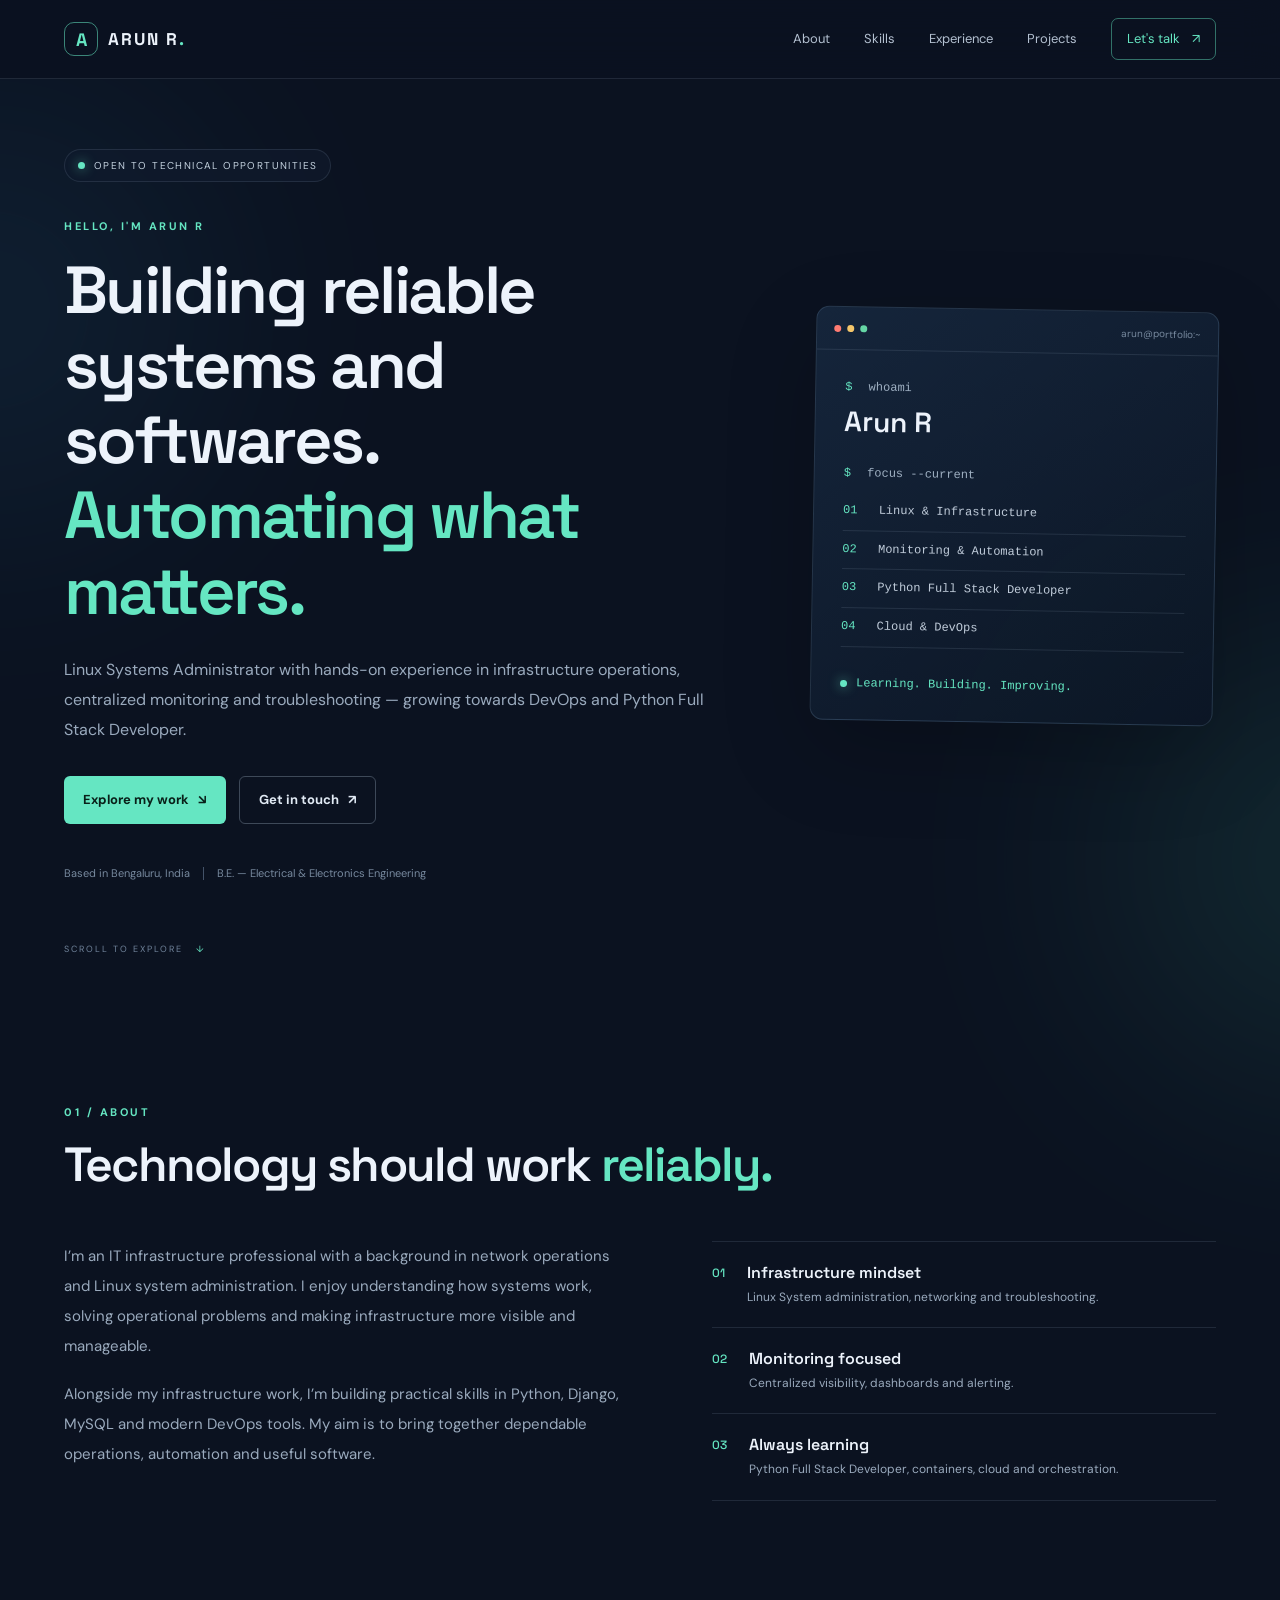
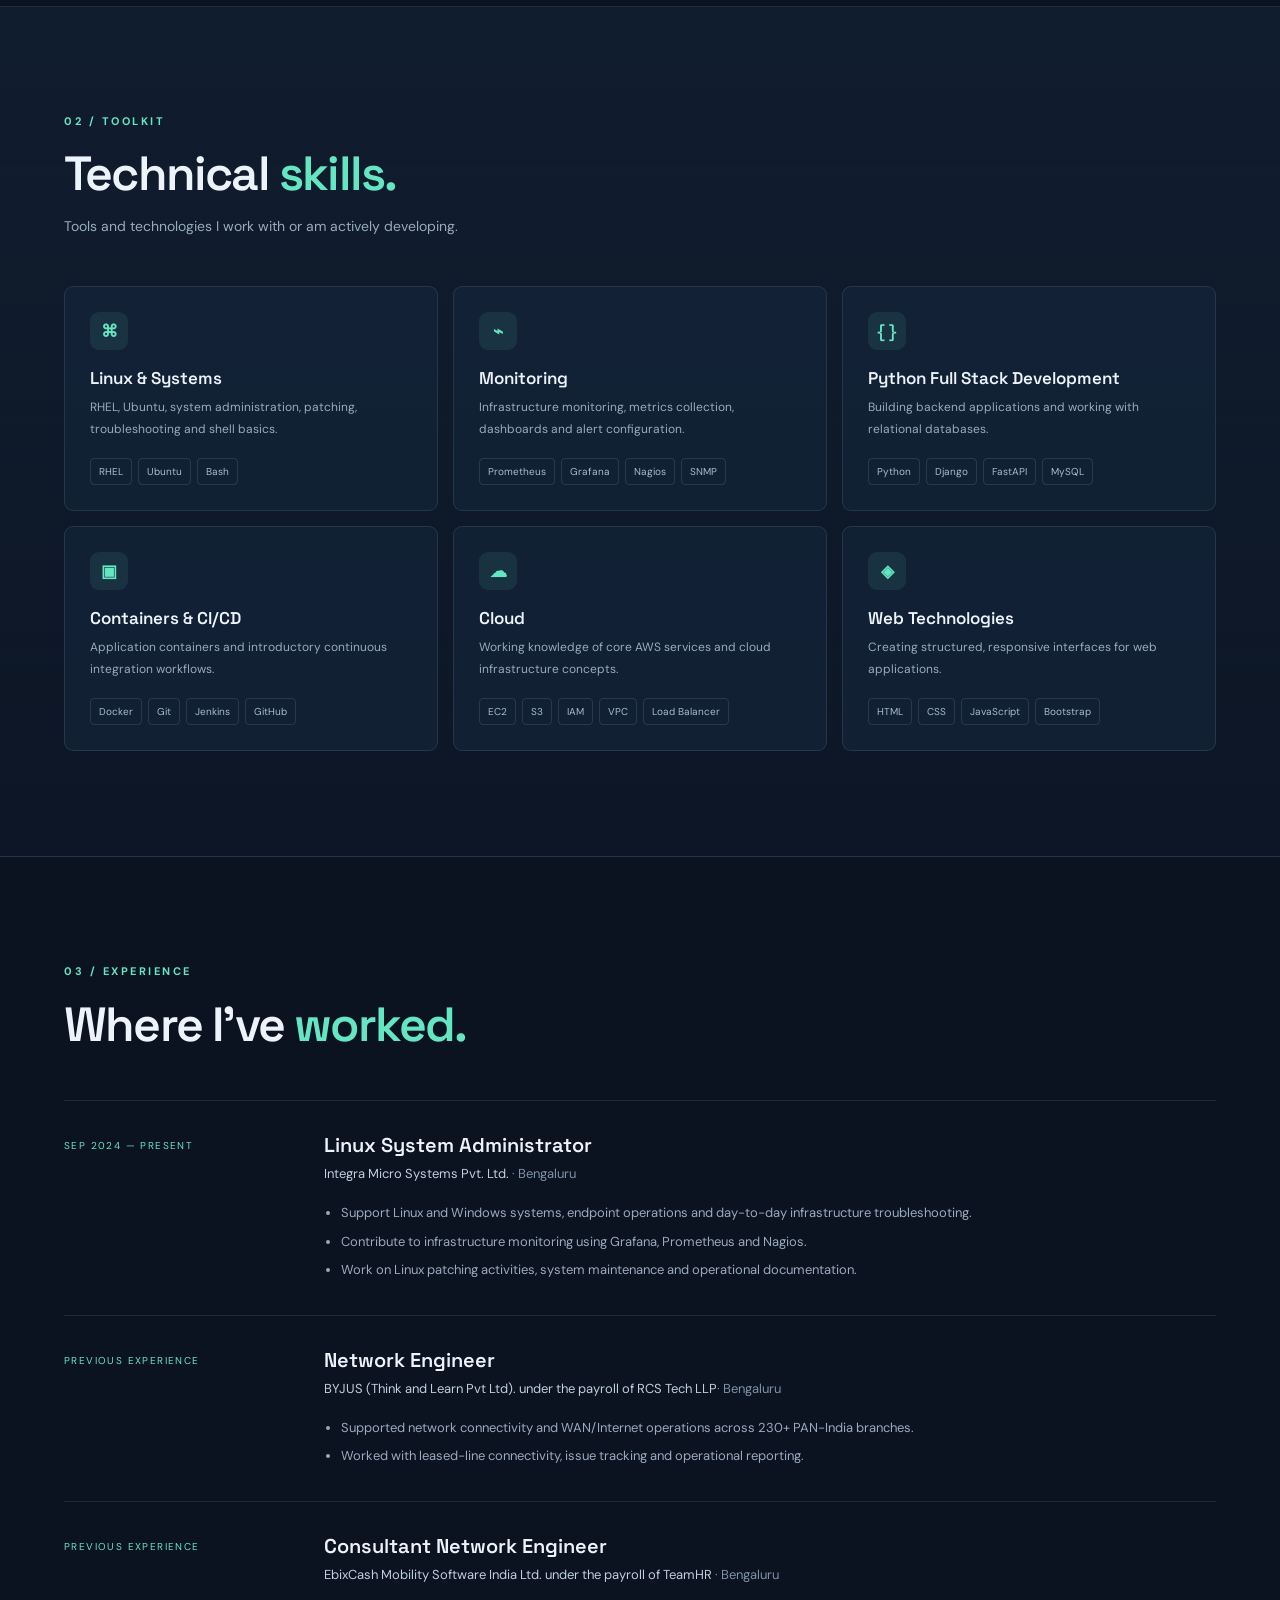
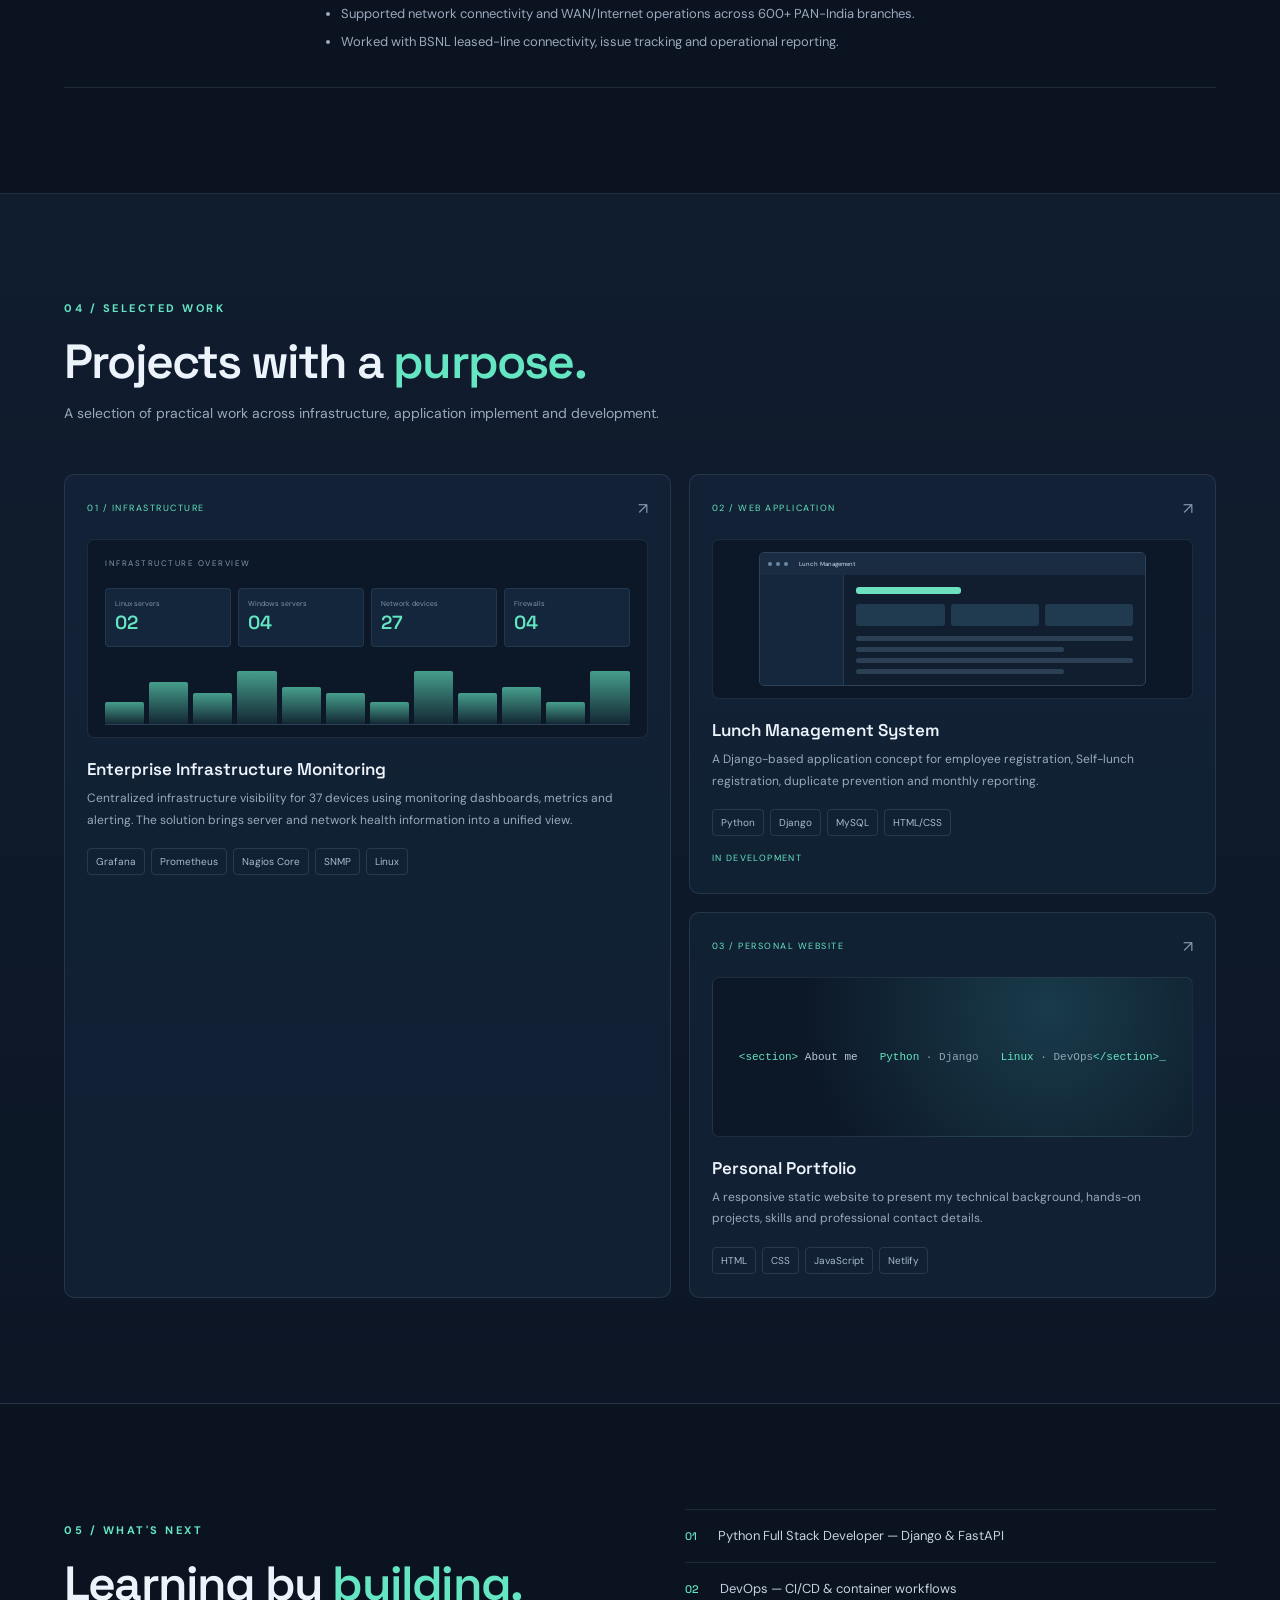
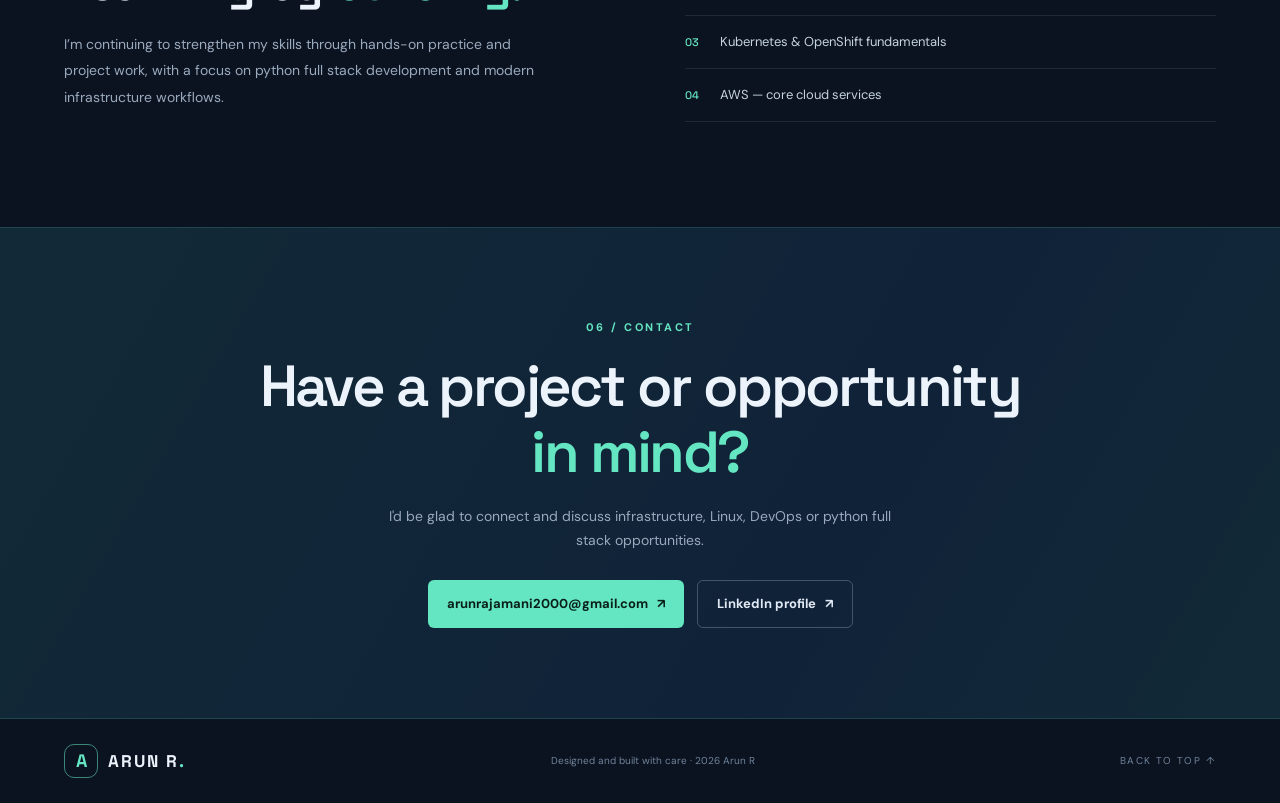
<file: frontend/index.html>
<!DOCTYPE html>
<html lang="en">
<head>
  <meta charset="UTF-8">
  <meta name="viewport" content="width=device-width, initial-scale=1.0">
  <meta name="google-site-verification" content="L08h5LwNkx872aeREBcly6Sm4Ws1J27nX_LkccabvCs">
  <meta name="description" content="Arun R — Linux Systems Administrator and aspiring DevOps and Python Full Stack Developer. Explore infrastructure monitoring, Linux, cloud and web development projects.">
  <meta name="theme-color" content="#0b1220">
  <title>Arun R | Linux • DevOps • Software Development Engineer</title>
  <link rel="preconnect" href="https://fonts.googleapis.com">
  <link rel="preconnect" href="https://fonts.gstatic.com" crossorigin>
  <link href="https://fonts.googleapis.com/css2?family=DM+Sans:wght@400;500;600;700&family=Space+Grotesk:wght@400;500;600;700&display=swap" rel="stylesheet">
  <link rel="stylesheet" href="css/style.css">
  <script src="js/main.js" defer></script>
</head>
<body>
  <div class="page-glow glow-one"></div><div class="page-glow glow-two"></div>
  <header class="site-header">
    <nav class="nav-wrap container" aria-label="Main navigation">
      <a class="brand" href="#home" aria-label="Arun R home"><span class="brand-mark">A</span><span>ARUN R<span class="brand-dot">.</span></span></a>
      <button class="menu-toggle" aria-label="Open navigation" aria-expanded="false"><span></span><span></span><span></span></button>
      <div class="nav-links">
        <a href="#about">About</a><a href="#skills">Skills</a><a href="#experience">Experience</a><a href="#projects">Projects</a><a href="#contact" class="nav-cta">Let's talk <span>↗</span></a>
      </div>
    </nav>
  </header>

  <main>
    <section class="hero container" id="home">
      <div class="hero-copy">
        <div class="availability"><span class="status-dot"></span> OPEN TO TECHNICAL OPPORTUNITIES</div>
        <p class="eyebrow">HELLO, I'M ARUN R</p>
        <h1>Building reliable systems and softwares.<br><span>Automating what matters.</span></h1>
        <p class="hero-lead">Linux Systems Administrator with hands-on experience in infrastructure operations, centralized monitoring and troubleshooting — growing towards DevOps and Python Full Stack Developer.</p>
        <div class="hero-actions">
          <a class="button button-primary" href="#projects">Explore my work <span>↘</span></a>
          <a class="button button-ghost" href="mailto:arunrajamani2000@gmail.com">Get in touch <span>↗</span></a>
        </div>
        <div class="hero-meta"><span>Based in Bengaluru, India</span><span class="meta-divider"></span><span>B.E. — Electrical & Electronics Engineering</span></div>
      </div>
      <aside class="hero-card">
        <div class="terminal-top"><span></span><span></span><span></span><small>arun@portfolio:~</small></div>
        <div class="terminal-body">
          <p><span class="terminal-muted">$</span> whoami</p><h2>Arun R</h2>
          <p><span class="terminal-muted">$</span> focus --current</p>
          <ul><li><b>01</b> Linux & Infrastructure</li><li><b>02</b> Monitoring & Automation</li><li><b>03</b> Python Full Stack Developer</li><li><b>04</b> Cloud & DevOps</li></ul>
          <p class="terminal-ready"><span class="status-dot"></span> Learning. Building. Improving.</p>
        </div>
      </aside>
      <a class="scroll-cue" href="#about">SCROLL TO EXPLORE <span>↓</span></a>
    </section>

    <section class="section container" id="about">
      <div class="section-heading"><p class="eyebrow">01 / ABOUT</p><h2>Technology should work <span>reliably.</span></h2></div>
      <div class="about-grid">
        <div class="about-intro"><p>I’m an IT infrastructure professional with a background in network operations and Linux system administration. I enjoy understanding how systems work, solving operational problems and making infrastructure more visible and manageable.</p><p>Alongside my infrastructure work, I’m building practical skills in Python, Django, MySQL and modern DevOps tools. My aim is to bring together dependable operations, automation and useful software.</p></div>
        <div class="about-facts">
          <div class="fact"><span class="fact-number">01</span><div><h3>Infrastructure mindset</h3><p>Linux System administration, networking and troubleshooting.</p></div></div>
          <div class="fact"><span class="fact-number">02</span><div><h3>Monitoring focused</h3><p>Centralized visibility, dashboards and alerting.</p></div></div>
          <div class="fact"><span class="fact-number">03</span><div><h3>Always learning</h3><p>Python Full Stack Developer, containers, cloud and orchestration.</p></div></div>
        </div>
      </div>
    </section>

    <section class="section section-panel" id="skills">
      <div class="container">
        <div class="section-heading"><p class="eyebrow">02 / TOOLKIT</p><h2>Technical <span>skills.</span></h2><p class="section-note">Tools and technologies I work with or am actively developing.</p></div>
        <div class="skills-grid">
          <article class="skill-card"><div class="skill-icon">⌘</div><h3>Linux & Systems</h3><p>RHEL, Ubuntu, system administration, patching, troubleshooting and shell basics.</p><div class="tags"><span>RHEL</span><span>Ubuntu</span><span>Bash</span></div></article>
          <article class="skill-card"><div class="skill-icon">⌁</div><h3>Monitoring</h3><p>Infrastructure monitoring, metrics collection, dashboards and alert configuration.</p><div class="tags"><span>Prometheus</span><span>Grafana</span><span>Nagios</span><span>SNMP</span></div></article>
          <article class="skill-card"><div class="skill-icon">{ }</div><h3>Python Full Stack Development</h3><p>Building backend applications and working with relational databases.</p><div class="tags"><span>Python</span><span>Django</span><span>FastAPI</span><span>MySQL</span></div></article>
          <article class="skill-card"><div class="skill-icon">▣</div><h3>Containers & CI/CD</h3><p>Application containers and introductory continuous integration workflows.</p><div class="tags"><span>Docker</span><span>Git</span><span>Jenkins</span><span>GitHub</span></div></article>
          <article class="skill-card"><div class="skill-icon">☁</div><h3>Cloud</h3><p>Working knowledge of core AWS services and cloud infrastructure concepts.</p><div class="tags"><span>EC2</span><span>S3</span><span>IAM</span><span>VPC</span><span>Load Balancer</span></div></article>
          <article class="skill-card"><div class="skill-icon">◈</div><h3>Web Technologies</h3><p>Creating structured, responsive interfaces for web applications.</p><div class="tags"><span>HTML</span><span>CSS</span><span>JavaScript</span><span>Bootstrap</span></div></article>
        </div>
      </div>
    </section>

    <section class="section container" id="experience">
      <div class="section-heading"><p class="eyebrow">03 / EXPERIENCE</p><h2>Where I’ve <span>worked.</span></h2></div>
      <div class="timeline">
        <article class="timeline-item"><div class="timeline-date">SEP 2024 — PRESENT</div><div class="timeline-content"><h3>Linux System Administrator</h3><p class="company">Integra Micro Systems Pvt. Ltd. <span>· Bengaluru</span></p><ul><li>Support Linux and Windows systems, endpoint operations and day-to-day infrastructure troubleshooting.</li><li>Contribute to infrastructure monitoring using Grafana, Prometheus and Nagios.</li><li>Work on Linux patching activities, system maintenance and operational documentation.</li></ul></div></article>
        <article class="timeline-item"><div class="timeline-date">PREVIOUS EXPERIENCE</div><div class="timeline-content"><h3>Network Engineer</h3><p class="company">BYJUS (Think and Learn Pvt Ltd). under the payroll of RCS Tech LLP<span>· Bengaluru</span></p><ul><li>Supported network connectivity and WAN/Internet operations across 230+ PAN-India branches.</li><li>Worked with leased-line connectivity, issue tracking and operational reporting.</li></ul></div></article>
        <article class="timeline-item"><div class="timeline-date">PREVIOUS EXPERIENCE</div><div class="timeline-content"><h3>Consultant Network Engineer</h3><p class="company">EbixCash Mobility Software India Ltd. under the payroll of TeamHR <span>· Bengaluru</span></p><ul><li>Supported network connectivity and WAN/Internet operations across 600+ PAN-India branches.</li><li>Worked with BSNL leased-line connectivity, issue tracking and operational reporting.</li></ul></div></article>
      </div>
    </section>

    <section class="section section-panel" id="projects">
      <div class="container">
        <div class="section-heading"><p class="eyebrow">04 / SELECTED WORK</p><h2>Projects with a <span>purpose.</span></h2><p class="section-note">A selection of practical work across infrastructure, application implement and development.</p></div>
        <div class="projects-grid">
          <article class="project-card project-featured"><div class="project-top"><span class="project-index">01 / INFRASTRUCTURE</span><span class="project-symbol">↗</span></div><div class="project-visual visual-monitor"><div class="visual-label">INFRASTRUCTURE OVERVIEW</div><div class="monitor-stats"><div><small>Linux servers</small><strong>02</strong></div><div><small>Windows servers</small><strong>04</strong></div><div><small>Network devices</small><strong>27</strong></div><div><small>Firewalls</small><strong>04</strong></div></div><div class="chart-line"><i></i><i></i><i></i><i></i><i></i><i></i><i></i><i></i><i></i><i></i><i></i><i></i></div></div><div class="project-info"><h3>Enterprise Infrastructure Monitoring</h3><p>Centralized infrastructure visibility for 37 devices using monitoring dashboards, metrics and alerting. The solution brings server and network health information into a unified view.</p><div class="tags"><span>Grafana</span><span>Prometheus</span><span>Nagios Core</span><span>SNMP</span><span>Linux</span></div></div></article>
          <article class="project-card"><div class="project-top"><span class="project-index">02 / WEB APPLICATION</span><span class="project-symbol">↗</span></div><div class="project-visual visual-app"><div class="app-window"><div class="app-bar"><i></i><i></i><i></i><b>Lunch Management</b></div><div class="app-content"><div class="app-side"></div><div class="app-main"><div class="app-title"></div><div class="app-kpis"><i></i><i></i><i></i></div><div class="app-table"><i></i><i></i><i></i><i></i></div></div></div></div></div><div class="project-info"><h3>Lunch Management System</h3><p>A Django-based application concept for employee registration, Self-lunch registration, duplicate prevention and monthly reporting.</p><div class="tags"><span>Python</span><span>Django</span><span>MySQL</span><span>HTML/CSS</span></div><span class="project-status">IN DEVELOPMENT</span></div></article>
          <article class="project-card"><div class="project-top"><span class="project-index">03 / PERSONAL WEBSITE</span><span class="project-symbol">↗</span></div><div class="project-visual visual-code"><div class="code-lines"><span><b>&lt;section&gt;</b> About me</span><span class="indent"><b>Python</b> · Django</span><span class="indent"><b>Linux</b> · DevOps</span><span><b>&lt;/section&gt;</b></span><span class="code-cursor">_</span></div></div><div class="project-info"><h3>Personal Portfolio</h3><p>A responsive static website to present my technical background, hands-on projects, skills and professional contact details.</p><div class="tags"><span>HTML</span><span>CSS</span><span>JavaScript</span><span>Netlify</span></div></div></article>
        </div>
      </div>
    </section>

    <section class="section container learning-section">
      <div class="learning-copy"><p class="eyebrow">05 / WHAT'S NEXT</p><h2>Learning by <span>building.</span></h2><p>I’m continuing to strengthen my skills through hands-on practice and project work, with a focus on python full stack development and modern infrastructure workflows.</p></div>
      <div class="learning-list"><div><span>01</span> Python Full Stack Developer — Django & FastAPI</div><div><span>02</span> DevOps — CI/CD & container workflows</div><div><span>03</span> Kubernetes & OpenShift fundamentals</div><div><span>04</span> AWS — core cloud services</div></div>
    </section>

    <section class="contact-section" id="contact"><div class="container contact-inner"><p class="eyebrow">06 / CONTACT</p><h2>Have a project or opportunity<br><span>in mind?</span></h2><p>I'd be glad to connect and discuss infrastructure, Linux, DevOps or python full stack opportunities.</p><div class="contact-actions"><a class="button button-primary" href="mailto:arunrajamani2000@gmail.com">arunrajamani2000@gmail.com <span>↗</span></a><a class="button button-ghost" href="https://www.linkedin.com/in/arunr08032000/" target="_blank" rel="noopener noreferrer">LinkedIn profile <span>↗</span></a></div></div></section>
  </main>
  <footer class="footer"><div class="container footer-inner"><a class="brand" href="#home"><span class="brand-mark">A</span><span>ARUN R<span class="brand-dot">.</span></span></a><p>Designed and built with care · <span id="year">2026</span> Arun R</p><a href="#home" class="back-top">BACK TO TOP ↑</a></div></footer>
</body>
</html>
</file>
<file: frontend/css/style.css>
@import url('https://fonts.googleapis.com/css2?family=DM+Sans:wght@400;500;600;700&family=Space+Grotesk:wght@400;500;600;700&display=swap');
:root{--bg:#0b1220;--panel:#101b2d;--panel2:#132238;--text:#edf3fb;--muted:#9aaabd;--line:rgba(163,184,207,.14);--accent:#65e6c2;--blue:#78a9ff;--max:1160px}
*{box-sizing:border-box;margin:0;padding:0}html{scroll-behavior:smooth;scroll-padding-top:90px}body{font-family:'DM Sans',sans-serif;background:var(--bg);color:var(--text);line-height:1.7;overflow-x:hidden}a{color:inherit;text-decoration:none}.container{width:min(90%,var(--max));margin:auto}.page-glow{position:absolute;width:420px;height:420px;border-radius:50%;filter:blur(130px);opacity:.12;pointer-events:none;z-index:-1}.glow-one{background:#2f8cbd;top:100px;left:-220px}.glow-two{background:#47d5aa;top:650px;right:-260px}
.site-header{position:sticky;top:0;z-index:20;background:rgba(11,18,32,.88);backdrop-filter:blur(18px);border-bottom:1px solid var(--line)}.nav-wrap{height:78px;display:flex;align-items:center;justify-content:space-between}.brand{display:inline-flex;align-items:center;gap:10px;font:700 17px 'Space Grotesk',sans-serif;letter-spacing:2px}.brand-mark{display:grid;place-items:center;width:34px;height:34px;border:1px solid rgba(101,230,194,.55);border-radius:10px;color:var(--accent);font-size:18px;letter-spacing:0}.brand-dot{color:var(--accent)}.nav-links{display:flex;align-items:center;gap:34px;color:#b4c1d1;font-size:13px}.nav-links a{transition:.2s}.nav-links a:hover{color:var(--accent)}.nav-links .nav-cta{border:1px solid rgba(101,230,194,.45);border-radius:7px;padding:9px 15px;color:var(--accent)}.nav-cta span,.button span{margin-left:9px}.menu-toggle{display:none;background:none;border:0}
.hero{min-height:680px;display:grid;grid-template-columns:1.35fr .8fr;align-items:center;gap:70px;position:relative;padding-top:70px;padding-bottom:115px}.availability{display:inline-flex;align-items:center;gap:9px;border:1px solid var(--line);background:rgba(16,27,45,.7);border-radius:30px;padding:7px 13px;color:#c4d2df;font-size:10px;letter-spacing:1.4px;margin-bottom:35px}.status-dot{width:7px;height:7px;background:var(--accent);border-radius:50%;display:inline-block;box-shadow:0 0 12px rgba(101,230,194,.7)}.eyebrow{font-size:11px;letter-spacing:2.5px;font-weight:700;color:var(--accent);margin-bottom:17px}.hero h1,.section-heading h2,.learning-copy h2,.contact-inner h2{font:600 clamp(40px,5.2vw,67px)/1.13 'Space Grotesk',sans-serif;letter-spacing:-2.6px}.hero h1 span,.section-heading h2 span,.learning-copy h2 span,.contact-inner h2 span{color:var(--accent)}.hero-lead{max-width:650px;color:var(--muted);font-size:16px;line-height:1.9;margin:26px 0 30px}.hero-actions,.contact-actions{display:flex;flex-wrap:wrap;gap:13px}.button{display:inline-flex;align-items:center;justify-content:center;padding:12px 19px;border-radius:6px;font-size:13px;font-weight:700;transition:.25s}.button:hover{transform:translateY(-3px)}.button-primary{background:var(--accent);color:#092019}.button-ghost{border:1px solid rgba(180,198,218,.3);color:#e1eaf4}.button-ghost:hover{border-color:var(--accent);color:var(--accent)}.hero-meta{display:flex;align-items:center;gap:13px;color:#77899e;font-size:11px;margin-top:40px}.meta-divider{height:13px;width:1px;background:#435268}.hero-card{border:1px solid rgba(132,167,196,.2);border-radius:13px;background:linear-gradient(145deg,rgba(22,39,61,.95),rgba(12,22,37,.95));box-shadow:0 30px 90px rgba(0,0,0,.2);overflow:hidden;transform:rotate(1deg)}.terminal-top{height:43px;border-bottom:1px solid var(--line);display:flex;align-items:center;gap:6px;padding:0 17px}.terminal-top>span{width:7px;height:7px;border-radius:50%;background:#62738a}.terminal-top>span:first-child{background:#ff7b72}.terminal-top>span:nth-child(2){background:#f4c66a}.terminal-top>span:nth-child(3){background:#65d6a5}.terminal-top small{margin-left:auto;color:#77899e;font-size:10px}.terminal-body{padding:27px 29px 25px;font:12px/1.8 monospace}.terminal-body>p{color:#9eafc1}.terminal-muted{color:var(--accent);margin-right:9px}.terminal-body h2{font:600 28px 'Space Grotesk',sans-serif;margin:4px 0 24px}.terminal-body ul{list-style:none;margin:8px 0 26px}.terminal-body li{padding:8px 0;border-bottom:1px solid var(--line);color:#c0ccda}.terminal-body li b{color:var(--accent);margin-right:14px;font-weight:400}.terminal-ready{color:var(--accent)!important;display:flex;align-items:center;gap:9px}.scroll-cue{position:absolute;bottom:40px;left:0;color:#71849b;font-size:9px;letter-spacing:2px}.scroll-cue span{color:var(--accent);margin-left:9px}
.section{padding:105px 0}.section-heading{margin-bottom:48px}.section-heading h2,.learning-copy h2{font-size:clamp(34px,4vw,48px);letter-spacing:-1.8px}.section-note{color:var(--muted);font-size:14px;margin-top:13px}.about-grid{display:grid;grid-template-columns:1.05fr .95fr;gap:90px}.about-intro p{font-size:15px;color:var(--muted);line-height:2;margin-bottom:18px}.about-facts{border-top:1px solid var(--line)}.fact{display:flex;gap:22px;padding:20px 0;border-bottom:1px solid var(--line)}.fact-number{font:500 12px 'Space Grotesk';color:var(--accent);padding-top:3px}.fact h3{font:600 16px 'Space Grotesk';margin-bottom:4px}.fact p{color:var(--muted);font-size:12px}
.section-panel{background:linear-gradient(180deg,rgba(17,30,48,.9),rgba(13,24,40,.7));border-top:1px solid var(--line);border-bottom:1px solid var(--line)}.skills-grid{display:grid;grid-template-columns:repeat(3,1fr);gap:15px}.skill-card{padding:25px;background:rgba(20,36,57,.72);border:1px solid var(--line);border-radius:9px;transition:.25s}.skill-card:hover,.project-card:hover{transform:translateY(-5px);border-color:rgba(101,230,194,.4)}.skill-icon{width:38px;height:38px;display:grid;place-items:center;border-radius:9px;background:rgba(101,230,194,.09);color:var(--accent);font:600 17px 'Space Grotesk';margin-bottom:17px}.skill-card h3,.project-info h3{font:600 17px 'Space Grotesk';margin-bottom:8px}.skill-card p,.project-info p{color:var(--muted);font-size:12px;line-height:1.8;min-height:44px}.tags{display:flex;flex-wrap:wrap;gap:6px;margin-top:17px}.tags span{font-size:10px;color:#a8bbce;border:1px solid rgba(156,180,204,.17);border-radius:4px;padding:4px 8px}
.timeline{border-top:1px solid var(--line)}.timeline-item{display:grid;grid-template-columns:220px 1fr;gap:40px;padding:31px 0;border-bottom:1px solid var(--line)}.timeline-date{font-size:10px;letter-spacing:1.4px;color:var(--accent);padding-top:5px}.timeline-content h3{font:600 20px 'Space Grotesk'}.company{color:#c0cfde;font-size:13px;margin:5px 0 14px}.company span{color:#7e91a7}.timeline-content ul{padding-left:17px;color:var(--muted);font-size:13px}.timeline-content li{padding:3px 0}
.projects-grid{display:grid;grid-template-columns:1.15fr 1fr;gap:18px}.project-card{background:rgba(20,36,57,.72);border:1px solid var(--line);border-radius:10px;overflow:hidden;transition:.25s}.project-featured{grid-row:span 2}.project-top{display:flex;justify-content:space-between;align-items:center;padding:20px 22px 0}.project-index{font-size:9px;letter-spacing:1.5px;color:var(--accent)}.project-symbol{color:#8498ad}.project-visual{margin:17px 22px 0;border:1px solid rgba(151,178,205,.13);border-radius:7px;overflow:hidden;background:#0c1727}.visual-monitor{padding:17px 17px 12px;min-height:190px}.visual-label{font-size:8px;letter-spacing:1.5px;color:#8399b1}.monitor-stats{display:grid;grid-template-columns:repeat(4,1fr);gap:7px;margin-top:17px}.monitor-stats div{background:#14263b;border:1px solid rgba(143,177,205,.12);padding:9px;border-radius:4px}.monitor-stats small{display:block;color:#8096ac;font-size:7px}.monitor-stats strong{font:600 19px 'Space Grotesk';color:var(--accent)}.chart-line{height:65px;display:flex;align-items:end;gap:5px;margin-top:13px;border-bottom:1px solid #2b4158}.chart-line i{display:block;flex:1;background:linear-gradient(0deg,rgba(101,230,194,.08),rgba(101,230,194,.65));height:35%;border-radius:2px 2px 0 0}.chart-line i:nth-child(2n){height:65%}.chart-line i:nth-child(3n){height:48%}.chart-line i:nth-child(4n){height:82%}.chart-line i:nth-child(5n){height:58%}.project-info{padding:20px 22px 23px}.project-info p{min-height:0}.visual-app{height:160px;display:grid;place-items:center;padding:12px}.app-window{width:85%;height:100%;border:1px solid #2d435b;border-radius:5px;background:#101e30;overflow:hidden}.app-bar{height:22px;background:#192c42;display:flex;align-items:center;gap:4px;padding:0 8px}.app-bar i{width:4px;height:4px;border-radius:50%;background:#6e8aa4}.app-bar b{font-size:6px;color:#b8c8d8;margin-left:7px;font-weight:500}.app-content{display:flex;height:calc(100% - 22px)}.app-side{width:22%;background:#14273d;border-right:1px solid #263b53}.app-main{flex:1;padding:12px}.app-title{height:7px;width:38%;background:#6de0c0;border-radius:3px}.app-kpis{display:flex;gap:6px;margin:10px 0}.app-kpis i{height:22px;flex:1;background:#203a50;border-radius:3px}.app-table i{display:block;height:5px;background:#2b4055;margin:6px 0;border-radius:3px}.app-table i:nth-child(2n){width:75%}.visual-code{height:160px;display:grid;place-items:center;background:radial-gradient(circle at 70% 20%,#193b4a,#0c1727 70%)}.code-lines{font:11px/2 monospace;color:#b9c8d8}.code-lines b{color:var(--accent);font-weight:500}.code-lines .indent{padding-left:22px;color:#90a5ba}.code-cursor{color:var(--accent)}.project-status{display:inline-block;color:var(--accent);font-size:9px;letter-spacing:1.4px;margin-top:15px}
.learning-section{display:grid;grid-template-columns:1fr 1fr;gap:90px;align-items:center}.learning-copy>p:last-child{color:var(--muted);font-size:14px;line-height:1.9;margin-top:20px;max-width:470px}.learning-list{border-top:1px solid var(--line)}.learning-list div{padding:15px 0;border-bottom:1px solid var(--line);font-size:13px;color:#c5d2df}.learning-list span{font:500 11px 'Space Grotesk';color:var(--accent);margin-right:18px}
.contact-section{padding:90px 0;background:linear-gradient(120deg,#122a37,#102238 65%,#122a37);border-top:1px solid rgba(101,230,194,.16);border-bottom:1px solid rgba(101,230,194,.16)}.contact-inner{text-align:center}.contact-inner h2{font-size:clamp(38px,5vw,58px)}.contact-inner>p:not(.eyebrow){color:var(--muted);font-size:14px;margin:20px auto 27px;max-width:520px}.contact-actions{justify-content:center}.footer{padding:25px 0}.footer-inner{display:flex;align-items:center;justify-content:space-between;gap:20px}.footer p,.back-top{color:#71849a;font-size:10px}.back-top{letter-spacing:1.4px}.back-top:hover{color:var(--accent)}
@media(max-width:850px){.hero{gap:35px;grid-template-columns:1.1fr .9fr}.hero h1{font-size:49px}.about-grid{gap:40px}.skills-grid{grid-template-columns:repeat(2,1fr)}.timeline-item{grid-template-columns:160px 1fr}.learning-section{gap:40px}}
@media(max-width:650px){.nav-wrap{height:68px}.menu-toggle{display:flex;flex-direction:column;gap:5px;padding:8px}.menu-toggle span{width:22px;height:2px;background:#d9e5f0}.nav-links{display:none;position:absolute;top:68px;left:0;right:0;padding:20px 5%;background:#0e1929;border-bottom:1px solid var(--line);flex-direction:column;align-items:flex-start;gap:18px}.nav-links.open{display:flex}.hero{display:block;padding-top:75px;padding-bottom:100px;min-height:auto}.hero h1{font-size:43px;letter-spacing:-1.8px}.hero-lead{font-size:14px}.hero-card{margin-top:50px;transform:none}.hero-meta{align-items:flex-start;flex-wrap:wrap}.scroll-cue{bottom:35px}.section{padding:75px 0}.section-heading{margin-bottom:32px}.section-heading h2,.learning-copy h2{font-size:36px}.about-grid,.learning-section{grid-template-columns:1fr;gap:30px}.skills-grid{grid-template-columns:1fr}.skill-card p{min-height:0}.timeline-item{grid-template-columns:1fr;gap:8px;padding:24px 0}.projects-grid{grid-template-columns:1fr}.project-featured{grid-row:auto}.monitor-stats{grid-template-columns:repeat(2,1fr)}.visual-monitor{min-height:220px}.footer-inner{flex-wrap:wrap}.footer p{order:3;width:100%}.contact-section{padding:75px 0}}
@media(prefers-reduced-motion:reduce){html{scroll-behavior:auto}*,*::before,*::after{transition:none!important}}
</file>
